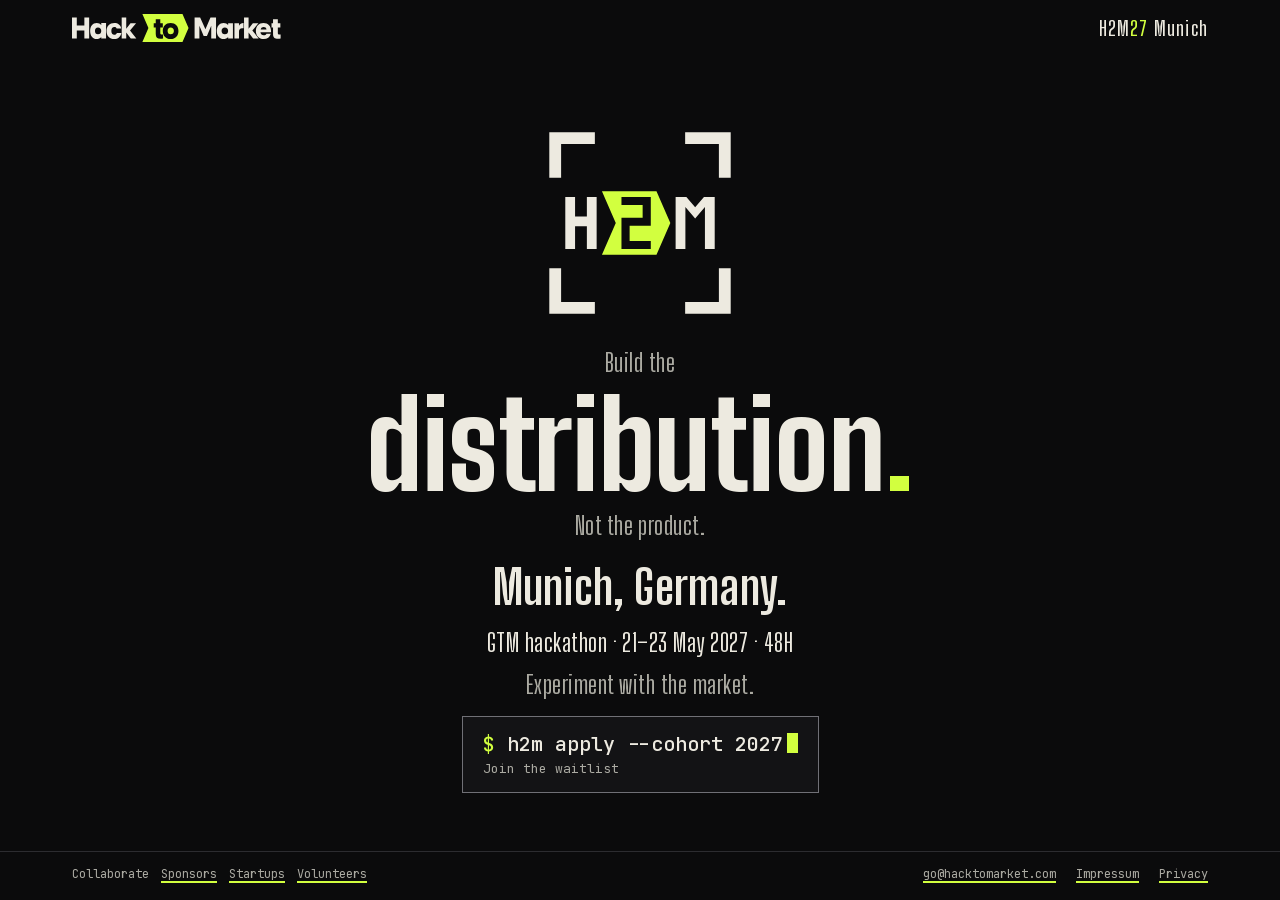
<file: index.html>
<!doctype html>
<html lang="en">
<head>
<meta charset="utf-8">
<meta name="viewport" content="width=device-width, initial-scale=1">
<title>H2M27 Munich · Hack to Market · 21–23 May 2027</title>
<meta name="description" content="H2M27 Munich, a go-to-market hackathon. 21–23 May 2027, 48H, Munich, Germany. Experiment with the market: technical teams run real, measurable go-to-market experiments for early-stage startups. Join the waitlist.">
<link rel="canonical" href="https://hacktomarket.com/">
<meta property="og:type" content="website">
<meta property="og:site_name" content="Hack to Market">
<meta property="og:title" content="H2M27 Munich: build the distribution, not the product">
<meta property="og:description" content="Go-to-market hackathon · Munich, Germany · 21–23 May 2027 · 48H. Experiment with the market. Join the waitlist.">
<meta property="og:url" content="https://hacktomarket.com/">
<meta property="og:image" content="https://hacktomarket.com/og.png">
<meta property="og:image:width" content="1200">
<meta property="og:image:height" content="630">
<meta property="og:image:alt" content="H2M27 Munich. Build the distribution. Not the product. 21–23 May 2027, Munich, Germany.">
<meta name="twitter:card" content="summary_large_image">
<meta name="theme-color" content="#0B0B0C">
<link rel="icon" href="favicon.svg" type="image/svg+xml">
<link rel="stylesheet" href="site.css">
<noscript><style>dialog.sheet { display: block; position: static; margin: 1.5rem auto; }</style></noscript>
</head>
<body class="dark s-foco">
<a class="skip" href="#main">Skip to content</a>

<header>
  <div class="wrap">
    <div class="topbar">
      <a class="brand" href="./" aria-label="Hack to Market, home">
        <svg class="brand-logo" viewBox="40 40 827 111" role="img" aria-label="Hack to Market"><g transform="translate(-203 -405)">
  <g>
    <path d="M522.0 445.0H681.0L705.0 500.5L681.0 556.0H522.0L546.0 500.5Z" fill="#D2FF3F"/>
    <g fill="#0B0B0C"><path d="M520 466H538V482H548V499H538V520C538 525 540 526 545 526H549V542C546 543 542 543 539 543C526 543 520 537 520 524V499H512V482H520Z" transform="translate(55 0)"/><path d="M579 481C598 481 610 494 610 512C610 531 598 544 579 544C560 544 548 531 548 512C548 494 560 481 579 481ZM579 499C571 499 567 504 567 512C567 520 571 525 579 525C587 525 592 520 592 512C592 504 587 499 579 499Z" transform="translate(55 0)"/></g>
  </g>
  <g fill="#EDEAE0"><path d="M243 459H262V491H292V459H311V542H292V510H262V542H243Z"/><path d="M359 481H378V542H359V536C354 542 348 544 341 544C325 544 315 531 315 512C315 494 325 481 341 481C349 481 355 484 359 489ZM346 499C338 499 334 504 334 512C334 520 338 525 346 525C354 525 359 520 359 512C359 504 354 499 346 499Z"/><path d="M438 502H420C418 499 415 497 411 497C403 497 399 503 399 512C399 521 403 527 411 527C416 527 419 524 421 520H439C436 535 425 544 411 544C391 544 380 531 380 512C380 494 392 481 411 481C425 481 436 489 438 502Z"/><path d="M440 459H458V503L475 482H497L473 510L498 542H476L458 518V542H440Z"/></g>
  <g fill="#EDEAE0"><path d="M635 459H657L678 505L698 459H720V542H701V492L684 532H671L654 492V542H635Z" transform="translate(94 0)"/><path d="M768 482H787V542H768V536C763 542 757 544 750 544C734 544 723 531 723 512C723 494 734 481 750 481C758 481 764 484 768 489ZM755 499C747 499 742 504 742 512C742 520 747 525 755 525C763 525 768 520 768 512C768 504 763 499 755 499Z" transform="translate(94 0)"/><path d="M793 482H811V492C815 484 820 481 829 481V501H823C815 501 811 506 811 515V542H793Z" transform="translate(94 0)"/><path d="M831 459H849V503L866 482H888L864 510L889 542H867L849 518V542H831Z" transform="translate(94 0)"/><path d="M938 517H896C897 525 902 529 909 529C914 529 918 527 920 523H937C934 537 923 544 909 544C890 544 878 531 878 512C878 494 890 481 908 481C927 481 938 494 938 512ZM897 506H920C919 500 915 497 909 497C903 497 899 500 897 506Z" transform="translate(94 0)"/><path d="M946 466H965V482H975V499H965V520C965 525 967 526 972 526H976V542C973 543 969 543 966 543C952 543 946 537 946 524V499H940V482H946Z" transform="translate(94 0)"/></g>
</g></svg>
      </a>
      <p class="mono edition">H2M<span class="n">27</span> Munich</p>
    </div>
  </div>
</header>

<main id="main" class="wrap stage">
  <svg class="emblem" viewBox="0 0 512 512" role="img" aria-label="H2M">
<g id="emblem">
  <path id="corners" d="M41.0 41.0H149.0V69.0H69.0V149.0H41.0ZM41.0 471.0H149.0V443.0H69.0V363.0H41.0ZM471.0 41.0H363.0V69.0H443.0V149.0H471.0ZM471.0 471.0H363.0V443.0H443.0V363.0H471.0Z" fill="#EDEAE0"/>
  <g id="mark" transform="translate(256.0 256.0) scale(0.965) translate(-256.0 -256.0)">
  <g id="letters" fill="#EDEAE0">
    <path id="h" transform="translate(72.5 192.0)" d="M0 0H24V48H53V0H77V128H53V72H24V128H0Z"/>
    <path id="m" transform="translate(343.5 192.0)" d="M0 128V0H26.4L48.0 25.2L69.6 0H96V128H72V24.8L48.0 52.8L24 24.8V128Z"/>
  </g>
  <g id="selected">
    <path id="cell" d="M162.5 178.0H296.5L330.5 256.0L296.5 334.0H162.5L196.5 256.0Z" fill="#D2FF3F"/>
    
    <path id="two" transform="translate(210.5 192.0)" d="M0 0H72V71H20V108H72V128H0V51H52V20H0Z" fill="#0B0B0C"/>
  </g>
  
  </g>
</g>
  </svg>
  <h1><span class="pre">Build the</span> <span class="key">distribution<span class="dot">.</span></span> <em class="post">Not the product.</em></h1>
  <p class="loc-line">Munich, Germany.</p>
  <p class="facts">GTM hackathon &middot; 21&ndash;23 May 2027 &middot; 48H</p>
  <p class="sub">Experiment with the market.</p>
  <div class="cta">
    <button class="prompt" id="open-join" type="button" aria-haspopup="dialog" aria-label="h2m apply --cohort 2027, join the waitlist" hidden>
      <span><span class="ps" aria-hidden="true">$</span> h2m apply --cohort 2027<span class="cursor" aria-hidden="true"></span></span>
      <span class="note">Join the waitlist</span>
    </button>
  </div>
</main>

<dialog class="sheet" id="join" aria-labelledby="join-title">
  <div class="panel">
    <h2 class="sr-only" id="join-title">Join the waitlist</h2>
    <p class="panel-head mono" aria-hidden="true"><span class="ps">$</span> h2m apply --cohort 2027</p>
    <button class="close" type="button" aria-label="Close"></button>
    <div class="panel-body">
      <p class="panel-note">H2M27 Munich is cohort 27 of Hack to Market. Applications open in spring 2027; seats by application, selected by a curated panel. The waitlist hears first.</p>
      <a class="btn" id="join-mail" href="mailto:go@hacktomarket.com?subject=H2M27%20Munich%20%E2%80%93%20Waitlist&body=Hi%2C%0A%0APlease%20add%20me%20to%20the%20H2M27%20Munich%20waitlist.%20I%20agree%20that%20Hack%20to%20Market%20keeps%20my%20email%20address%20to%20send%20me%20updates%20about%20the%20event%2C%20and%20that%20I%20can%20withdraw%20at%20any%20time.%0A%0AI%27m%20interested%20as%20%28builder%2C%20startup%2C%20sponsor%20or%20partner%2C%20helping%20organize%29%3A%20%0A">Join the waitlist by email</a>
      <p class="mail-note">The button opens a message to go@hacktomarket.com. By sending it you agree that Hack to Market keeps your email address and message to send you updates about the event. You can withdraw at any time. Details in the <a href="privacy.html">privacy notice</a>.</p>
    </div>
  </div>
</dialog>

<footer class="footer">
  <div class="wrap">
    <p class="collab">Collaborate<a href="mailto:go@hacktomarket.com?subject=Hack%20to%20Market%20%E2%80%93%20Sponsor">Sponsors</a><a href="mailto:go@hacktomarket.com?subject=Hack%20to%20Market%20%E2%80%93%20Startup">Startups</a><a href="mailto:go@hacktomarket.com?subject=Hack%20to%20Market%20%E2%80%93%20Volunteer">Volunteers</a></p>
    <ul>
      <li><a href="mailto:go@hacktomarket.com">go@hacktomarket.com</a></li>
      <li><a href="impressum.html">Impressum</a></li>
      <li><a href="privacy.html">Privacy</a></li>
    </ul>
  </div>
</footer>

<script>
/* The waitlist opens from the prompt. Without JavaScript the dialog is simply shown on the page. */
(function () {
  var dlg = document.getElementById('join');
  var open = document.getElementById('open-join');
  if (!dlg || !open || typeof dlg.showModal !== 'function') return;
  open.hidden = false;
  open.addEventListener('click', function () {
    dlg.showModal();
    var first = dlg.querySelector('#email, #join-mail');
    if (first) first.focus();
  });
  dlg.querySelector('.close').addEventListener('click', function () { dlg.close(); });
  dlg.addEventListener('click', function (e) { if (e.target === dlg) dlg.close(); });
  dlg.addEventListener('close', function () { open.focus(); });
})();
</script>
</body>
</html>
</file>
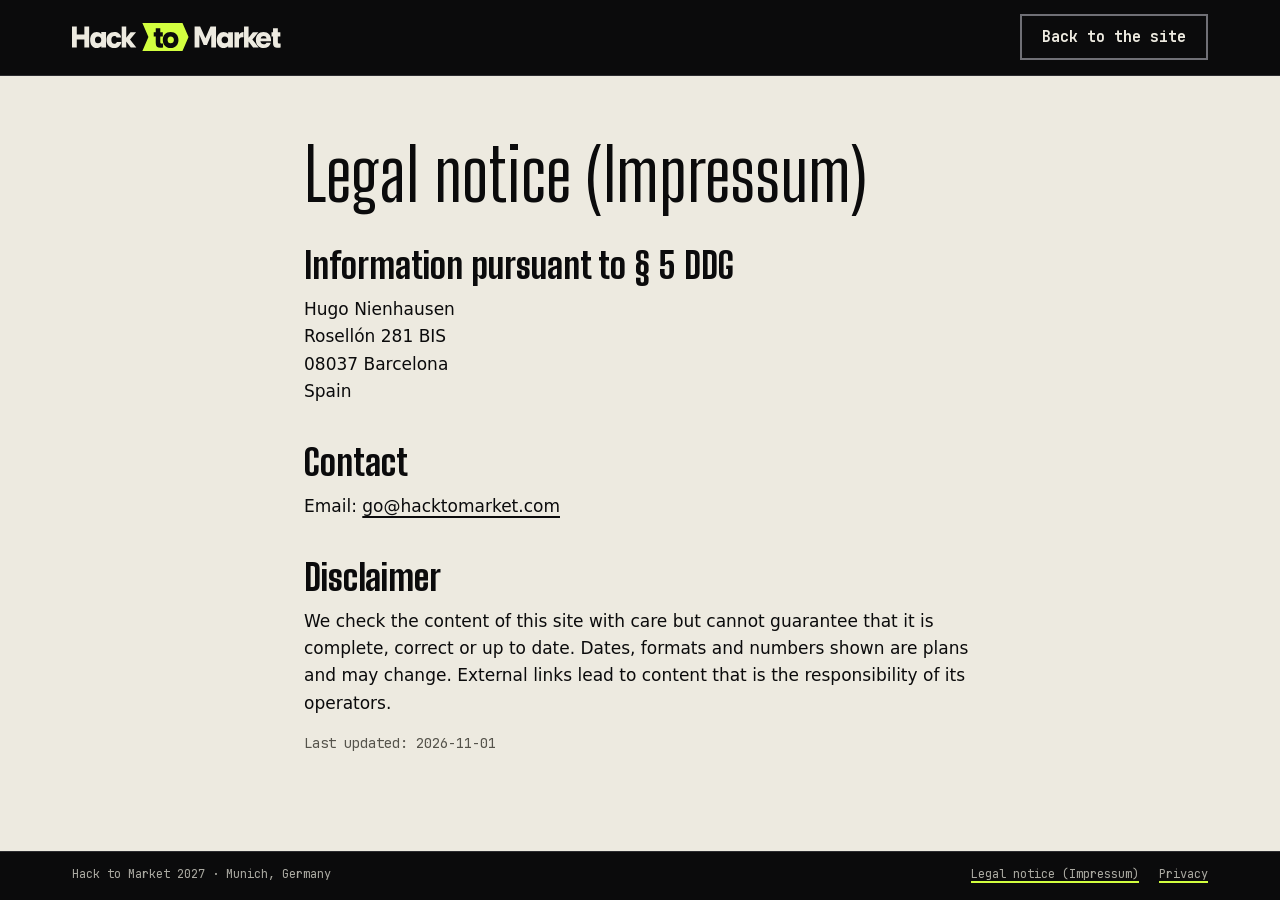
<file: impressum.html>
<!doctype html>
<html lang="en">
<head>
<meta charset="utf-8">
<meta name="viewport" content="width=device-width, initial-scale=1">
<title>Legal notice (Impressum) · Hack to Market</title>
<meta name="description" content="Legal notice (Impressum) for hacktomarket.com.">
<link rel="canonical" href="https://hacktomarket.com/impressum.html">
<meta name="theme-color" content="#0B0B0C">
<link rel="icon" href="favicon.svg" type="image/svg+xml">
<link rel="stylesheet" href="site.css">
</head>
<body>
<!-- DRAFT: details filled 2026-11-01; still to be reviewed by Legal (LEG-1). No second contact channel (phone or form) yet. -->
<header class="legal-top dark">
  <div class="wrap">
    <div class="topbar">
      <a class="brand" href="index.html" aria-label="Hack to Market, home">
        <svg class="brand-logo" viewBox="40 40 827 111" role="img" aria-label="Hack to Market"><g transform="translate(-203 -405)">
  <g>
    <path d="M522.0 445.0H681.0L705.0 500.5L681.0 556.0H522.0L546.0 500.5Z" fill="#D2FF3F"/>
    <g fill="#0B0B0C"><path d="M520 466H538V482H548V499H538V520C538 525 540 526 545 526H549V542C546 543 542 543 539 543C526 543 520 537 520 524V499H512V482H520Z" transform="translate(55 0)"/><path d="M579 481C598 481 610 494 610 512C610 531 598 544 579 544C560 544 548 531 548 512C548 494 560 481 579 481ZM579 499C571 499 567 504 567 512C567 520 571 525 579 525C587 525 592 520 592 512C592 504 587 499 579 499Z" transform="translate(55 0)"/></g>
  </g>
  <g fill="#EDEAE0"><path d="M243 459H262V491H292V459H311V542H292V510H262V542H243Z"/><path d="M359 481H378V542H359V536C354 542 348 544 341 544C325 544 315 531 315 512C315 494 325 481 341 481C349 481 355 484 359 489ZM346 499C338 499 334 504 334 512C334 520 338 525 346 525C354 525 359 520 359 512C359 504 354 499 346 499Z"/><path d="M438 502H420C418 499 415 497 411 497C403 497 399 503 399 512C399 521 403 527 411 527C416 527 419 524 421 520H439C436 535 425 544 411 544C391 544 380 531 380 512C380 494 392 481 411 481C425 481 436 489 438 502Z"/><path d="M440 459H458V503L475 482H497L473 510L498 542H476L458 518V542H440Z"/></g>
  <g fill="#EDEAE0"><path d="M635 459H657L678 505L698 459H720V542H701V492L684 532H671L654 492V542H635Z" transform="translate(94 0)"/><path d="M768 482H787V542H768V536C763 542 757 544 750 544C734 544 723 531 723 512C723 494 734 481 750 481C758 481 764 484 768 489ZM755 499C747 499 742 504 742 512C742 520 747 525 755 525C763 525 768 520 768 512C768 504 763 499 755 499Z" transform="translate(94 0)"/><path d="M793 482H811V492C815 484 820 481 829 481V501H823C815 501 811 506 811 515V542H793Z" transform="translate(94 0)"/><path d="M831 459H849V503L866 482H888L864 510L889 542H867L849 518V542H831Z" transform="translate(94 0)"/><path d="M938 517H896C897 525 902 529 909 529C914 529 918 527 920 523H937C934 537 923 544 909 544C890 544 878 531 878 512C878 494 890 481 908 481C927 481 938 494 938 512ZM897 506H920C919 500 915 497 909 497C903 497 899 500 897 506Z" transform="translate(94 0)"/><path d="M946 466H965V482H975V499H965V520C965 525 967 526 972 526H976V542C973 543 969 543 966 543C952 543 946 537 946 524V499H940V482H946Z" transform="translate(94 0)"/></g>
</g></svg>
      </a>
      <a class="btn btn-ghost" href="index.html">Back to the site</a>
    </div>
  </div>
</header>

<main class="wrap legal">
  <h1>Legal notice (Impressum)</h1>

  <h2>Information pursuant to &sect; 5 DDG</h2>
  <address>
    Hugo Nienhausen<br>
    Rosellón 281 BIS<br>
    08037 Barcelona<br>
    Spain
  </address>

  <h2>Contact</h2>
  <p>Email: <a href="mailto:go@hacktomarket.com">go@hacktomarket.com</a></p>

  <h2>Disclaimer</h2>
  <p>We check the content of this site with care but cannot guarantee that it is complete, correct or up to date. Dates, formats and numbers shown are plans and may change. External links lead to content that is the responsibility of its operators.</p>

  <p class="meta">Last updated: 2026-11-01</p>
</main>

<footer class="footer">
  <div class="wrap">
    <p>Hack to Market 2027 &middot; Munich, Germany</p>
    <ul>
      <li><a href="impressum.html">Legal notice (Impressum)</a></li>
      <li><a href="privacy.html">Privacy</a></li>
    </ul>
  </div>
</footer>
</body>
</html>
</file>
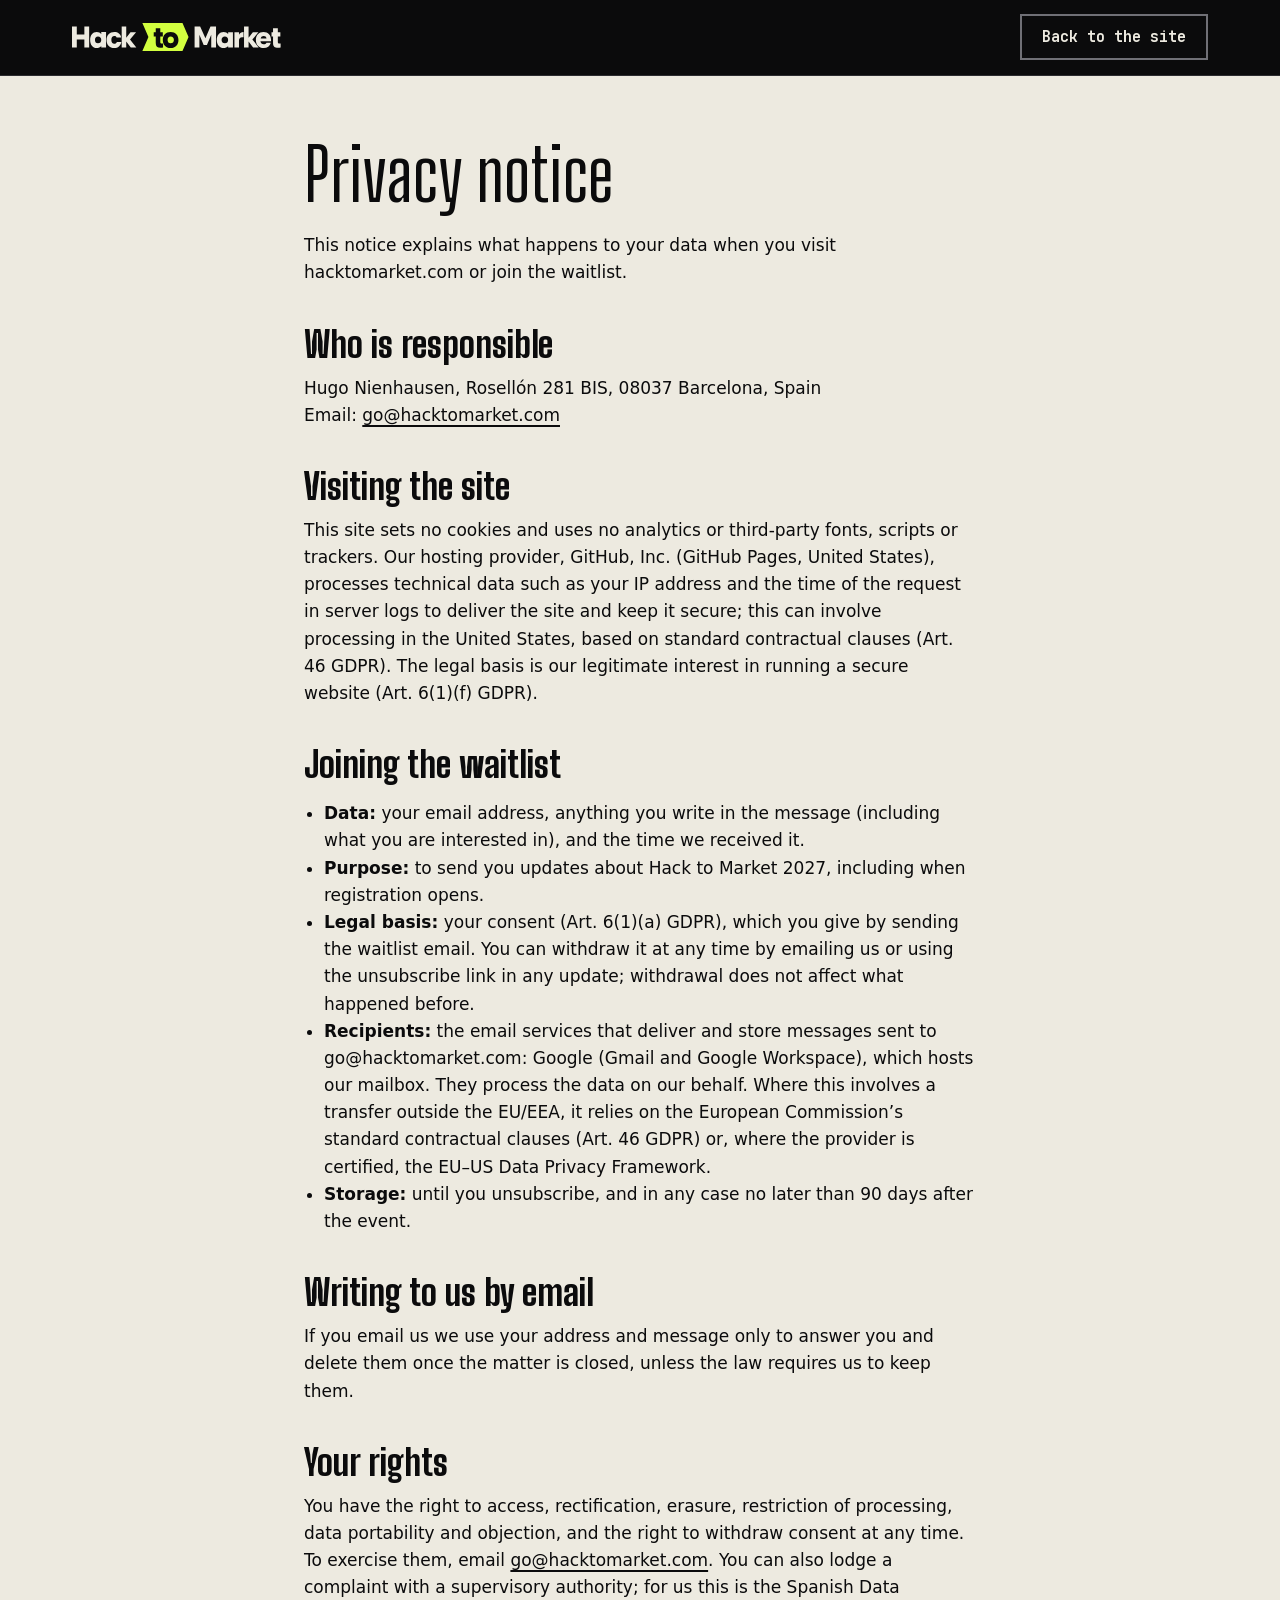
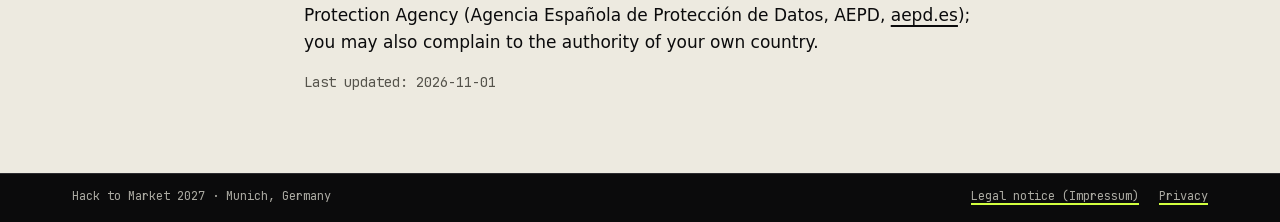
<file: privacy.html>
<!doctype html>
<html lang="en">
<head>
<meta charset="utf-8">
<meta name="viewport" content="width=device-width, initial-scale=1">
<title>Privacy notice · Hack to Market</title>
<meta name="description" content="How hacktomarket.com handles your data.">
<link rel="canonical" href="https://hacktomarket.com/privacy.html">
<meta name="theme-color" content="#0B0B0C">
<link rel="icon" href="favicon.svg" type="image/svg+xml">
<link rel="stylesheet" href="site.css">
</head>
<body>
<!-- DRAFT: details filled 2026-11-01; still to be reviewed by Legal (LEG-1, LEG-2). -->
<header class="legal-top dark">
  <div class="wrap">
    <div class="topbar">
      <a class="brand" href="index.html" aria-label="Hack to Market, home">
        <svg class="brand-logo" viewBox="40 40 827 111" role="img" aria-label="Hack to Market"><g transform="translate(-203 -405)">
  <g>
    <path d="M522.0 445.0H681.0L705.0 500.5L681.0 556.0H522.0L546.0 500.5Z" fill="#D2FF3F"/>
    <g fill="#0B0B0C"><path d="M520 466H538V482H548V499H538V520C538 525 540 526 545 526H549V542C546 543 542 543 539 543C526 543 520 537 520 524V499H512V482H520Z" transform="translate(55 0)"/><path d="M579 481C598 481 610 494 610 512C610 531 598 544 579 544C560 544 548 531 548 512C548 494 560 481 579 481ZM579 499C571 499 567 504 567 512C567 520 571 525 579 525C587 525 592 520 592 512C592 504 587 499 579 499Z" transform="translate(55 0)"/></g>
  </g>
  <g fill="#EDEAE0"><path d="M243 459H262V491H292V459H311V542H292V510H262V542H243Z"/><path d="M359 481H378V542H359V536C354 542 348 544 341 544C325 544 315 531 315 512C315 494 325 481 341 481C349 481 355 484 359 489ZM346 499C338 499 334 504 334 512C334 520 338 525 346 525C354 525 359 520 359 512C359 504 354 499 346 499Z"/><path d="M438 502H420C418 499 415 497 411 497C403 497 399 503 399 512C399 521 403 527 411 527C416 527 419 524 421 520H439C436 535 425 544 411 544C391 544 380 531 380 512C380 494 392 481 411 481C425 481 436 489 438 502Z"/><path d="M440 459H458V503L475 482H497L473 510L498 542H476L458 518V542H440Z"/></g>
  <g fill="#EDEAE0"><path d="M635 459H657L678 505L698 459H720V542H701V492L684 532H671L654 492V542H635Z" transform="translate(94 0)"/><path d="M768 482H787V542H768V536C763 542 757 544 750 544C734 544 723 531 723 512C723 494 734 481 750 481C758 481 764 484 768 489ZM755 499C747 499 742 504 742 512C742 520 747 525 755 525C763 525 768 520 768 512C768 504 763 499 755 499Z" transform="translate(94 0)"/><path d="M793 482H811V492C815 484 820 481 829 481V501H823C815 501 811 506 811 515V542H793Z" transform="translate(94 0)"/><path d="M831 459H849V503L866 482H888L864 510L889 542H867L849 518V542H831Z" transform="translate(94 0)"/><path d="M938 517H896C897 525 902 529 909 529C914 529 918 527 920 523H937C934 537 923 544 909 544C890 544 878 531 878 512C878 494 890 481 908 481C927 481 938 494 938 512ZM897 506H920C919 500 915 497 909 497C903 497 899 500 897 506Z" transform="translate(94 0)"/><path d="M946 466H965V482H975V499H965V520C965 525 967 526 972 526H976V542C973 543 969 543 966 543C952 543 946 537 946 524V499H940V482H946Z" transform="translate(94 0)"/></g>
</g></svg>
      </a>
      <a class="btn btn-ghost" href="index.html">Back to the site</a>
    </div>
  </div>
</header>

<main class="wrap legal">
  <h1>Privacy notice</h1>
  <p>This notice explains what happens to your data when you visit hacktomarket.com or join the waitlist.</p>

  <h2>Who is responsible</h2>
  <address>
    Hugo Nienhausen, Rosellón 281 BIS, 08037 Barcelona, Spain<br>
    Email: <a href="mailto:go@hacktomarket.com">go@hacktomarket.com</a>
  </address>

  <h2>Visiting the site</h2>
  <p>This site sets no cookies and uses no analytics or third-party fonts, scripts or trackers. Our hosting provider, GitHub, Inc. (GitHub Pages, United States), processes technical data such as your IP address and the time of the request in server logs to deliver the site and keep it secure; this can involve processing in the United States, based on standard contractual clauses (Art. 46 GDPR). The legal basis is our legitimate interest in running a secure website (Art. 6(1)(f) GDPR).</p>

  <h2>Joining the waitlist</h2>
  <ul>
    <li><strong>Data:</strong> your email address, anything you write in the message (including what you are interested in), and the time we received it.</li>
    <li><strong>Purpose:</strong> to send you updates about Hack to Market 2027, including when registration opens.</li>
    <li><strong>Legal basis:</strong> your consent (Art. 6(1)(a) GDPR), which you give by sending the waitlist email. You can withdraw it at any time by emailing us or using the unsubscribe link in any update; withdrawal does not affect what happened before.</li>
    <li><strong>Recipients:</strong> the email services that deliver and store messages sent to go@hacktomarket.com: Google (Gmail and Google Workspace), which hosts our mailbox. They process the data on our behalf. Where this involves a transfer outside the EU/EEA, it relies on the European Commission&rsquo;s standard contractual clauses (Art. 46 GDPR) or, where the provider is certified, the EU&ndash;US Data Privacy Framework.</li>
    <li><strong>Storage:</strong> until you unsubscribe, and in any case no later than 90 days after the event.</li>
  </ul>

  <h2>Writing to us by email</h2>
  <p>If you email us we use your address and message only to answer you and delete them once the matter is closed, unless the law requires us to keep them.</p>

  <h2>Your rights</h2>
  <p>You have the right to access, rectification, erasure, restriction of processing, data portability and objection, and the right to withdraw consent at any time. To exercise them, email <a href="mailto:go@hacktomarket.com">go@hacktomarket.com</a>. You can also lodge a complaint with a supervisory authority; for us this is the Spanish Data Protection Agency (Agencia Espa&ntilde;ola de Protecci&oacute;n de Datos, AEPD, <a href="https://www.aepd.es">aepd.es</a>); you may also complain to the authority of your own country.</p>

  <p class="meta">Last updated: 2026-11-01</p>
</main>

<footer class="footer">
  <div class="wrap">
    <p>Hack to Market 2027 &middot; Munich, Germany</p>
    <ul>
      <li><a href="impressum.html">Legal notice (Impressum)</a></li>
      <li><a href="privacy.html">Privacy</a></li>
    </ul>
  </div>
</footer>
</body>
</html>
</file>
<file: site.css>
/* Hack to Market · landing v3: one screen, four entrance styles (foco, chevron, clasificado, cuenta).
   Ink #0B0B0C, bone #EDEAE0, one accent: acid lime #D2FF3F (a fill or a marker, never text on a light surface).
   Brand device: the lime chevron cell on the 2 / "to". Corner marks (visor) come from the thick "02 Grueso" emblem.
   No third-party requests: fonts are self-hosted (site/fonts/*.woff2, SIL OFL) or from the system stack.
   Earlier versions: site-src/landing-v2-una-pantalla/ and site-src/landing-v1-larga/. */

@font-face {
  font-family: "Big Shoulders Display";
  font-style: normal; font-weight: 100 900; font-display: swap;
  src: url("fonts/BigShouldersDisplay-var.woff2") format("woff2");
}
/* local() first for the mono faces: skips the download when JetBrains Mono is installed. */
@font-face {
  font-family: "JetBrains Mono";
  font-style: normal; font-weight: 400; font-display: swap;
  src: local("JetBrains Mono Regular"), local("JetBrainsMono-Regular"), url("fonts/JetBrainsMono-var.woff2") format("woff2");
}
@font-face {
  font-family: "JetBrains Mono";
  font-style: normal; font-weight: 500; font-display: swap;
  src: local("JetBrains Mono Medium"), local("JetBrainsMono-Medium"), url("fonts/JetBrainsMono-var.woff2") format("woff2");
}
@font-face {
  font-family: "JetBrains Mono";
  font-style: normal; font-weight: 700; font-display: swap;
  src: local("JetBrains Mono Bold"), local("JetBrainsMono-Bold"), url("fonts/JetBrainsMono-var.woff2") format("woff2");
}

:root {
  --ink: #0B0B0C;
  --ink-2: #131315;
  --bone: #EDEAE0;
  --lime: #D2FF3F;
  --display: "Big Shoulders Display", "DIN Condensed", Bahnschrift, "Avenir Next Condensed", "Arial Narrow", "Roboto Condensed", "Helvetica Neue", sans-serif;
  --mono: "JetBrains Mono", ui-monospace, "SF Mono", SFMono-Regular, Menlo, Consolas, "Liberation Mono", monospace;
  --sans: system-ui, -apple-system, "Segoe UI", Roboto, "Helvetica Neue", Arial, sans-serif;
  --ease: cubic-bezier(.2, .7, .2, 1);
}

/* Surfaces: colours come from these tokens. The landing is .dark; the legal pages read on paper. */
body, .light {
  --bg: var(--bone); --fg: var(--ink); --fg-2: #55534B;
  --hair: #C9C5B4; --edge: #77746A;
  --fill: var(--lime); --on-fill: var(--ink); --ul: var(--ink); --focus: var(--ink);
}
.dark, .footer {
  --bg: var(--ink); --fg: var(--bone); --fg-2: #ABAAA2;
  --hair: #2C2C30; --edge: #707076;
  --fill: var(--lime); --on-fill: var(--ink); --ul: var(--lime); --focus: var(--lime);
}
.light, .dark, .footer { background: var(--bg); color: var(--fg); }

*, *::before, *::after { box-sizing: border-box; }
html { -webkit-text-size-adjust: 100%; }
/* Type roles on the landing: Big Shoulders Display = every message (headline, place, dates, sub), sized in steps and
   told apart by colour only; JetBrains Mono = interface only (button, form, footer). System sans only on the legal pages. */
body {
  margin: 0; min-height: 100vh; min-height: 100dvh;
  display: grid; grid-template-rows: auto 1fr auto;
  font: 400 1rem/1.55 var(--sans);
  background: var(--bg); color: var(--fg);
  -webkit-font-smoothing: antialiased;
}
[hidden] { display: none !important; }
img, svg { max-width: 100%; display: block; }
p { margin: 0; }
:focus-visible { outline: 3px solid var(--focus); outline-offset: 3px; }

body.dark { font-family: var(--mono); }

a { color: inherit; text-decoration-line: underline; text-decoration-color: var(--ul); text-decoration-thickness: 1.5px; text-underline-offset: .22em; }
a:hover { background: var(--fill); color: var(--on-fill); text-decoration-color: currentColor; }

.wrap { width: 100%; max-width: 1200px; margin-inline: auto; padding-inline: clamp(1rem, 4vw, 2rem); }
.mono { font: 500 .8125rem/1.5 var(--mono); }
.dim { color: var(--fg-2); }
.sr-only {
  position: absolute; width: 1px; height: 1px; margin: -1px; padding: 0;
  overflow: hidden; clip: rect(0 0 0 0); white-space: nowrap; border: 0;
}
.skip {
  position: absolute; left: 1rem; top: -4rem; z-index: 30;
  background: var(--lime); color: var(--ink); padding: .75rem 1rem;
  font: 700 .875rem/1 var(--mono); text-decoration: none;
}
.skip:focus { top: 1rem; }

h1, h2, h3 {
  margin: 0; font-family: var(--display); font-weight: 800; font-stretch: 75%;
  line-height: .95; letter-spacing: 0; text-wrap: balance;
}
em { font-family: var(--display); font-style: normal; font-weight: 800; }

/* Buttons */
.btn {
  display: inline-flex; align-items: center; justify-content: center; gap: .5rem;
  min-height: 2.875rem; padding: .65rem 1.25rem;
  background: var(--fill); color: var(--on-fill); border: 2px solid var(--fill);
  font: 700 .9375rem/1.2 var(--mono); text-decoration: none; cursor: pointer;
}
.btn:hover { background: transparent; color: var(--fg); border-color: var(--fill); }
.btn-ghost { background: transparent; color: var(--fg); border-color: var(--edge); }
.btn-ghost:hover { border-color: var(--fill); }

/* Header */
.topbar { display: flex; align-items: center; justify-content: space-between; gap: 1rem; padding-block: .9rem; }
.brand { display: inline-flex; align-items: center; gap: .55rem; color: var(--fg); text-decoration: none; white-space: nowrap; }
.brand:hover { background: none; color: var(--fg); }
.brand-logo { display: block; width: auto; height: 1.75rem; }

/* Footer */
.footer { padding-block: .8rem 1rem; border-top: 1px solid var(--hair); color: var(--fg-2); font: 400 .75rem/1.6 var(--mono); }
.footer .wrap { display: flex; flex-wrap: wrap; justify-content: space-between; gap: .35rem 2rem; }
.footer ul { display: flex; flex-wrap: wrap; gap: .25rem 1.25rem; list-style: none; margin: 0; padding: 0; }
.footer .collab a { margin-left: .75rem; }

/* The one call to action: a terminal prompt that opens the waitlist */
.prompt {
  display: inline-grid; gap: .3rem; justify-items: start; text-align: left;
  padding: .95rem 1.25rem; background: var(--ink-2); color: var(--bone);
  border: 1px solid #707076; cursor: pointer;
  font: 500 clamp(1rem, 2.2vw, 1.25rem)/1.2 var(--mono);
}
.prompt:hover { border-color: var(--lime); }
.prompt .ps { color: var(--lime); }
.prompt .note { color: var(--fg-2); font: 400 .8125rem/1.2 var(--mono); }
.cursor { display: inline-block; width: .55em; height: 1em; margin-left: .2em; vertical-align: -.12em; background: var(--lime); animation: blink 1.1s steps(1) 4; }
@keyframes blink { 50% { opacity: 0; } }

/* Waitlist sheet (a modal dialog; without JavaScript it is simply shown on the page) */
dialog.sheet { padding: 0; border: 0; background: transparent; color: inherit; max-width: none; max-height: 100dvh; overflow: visible; }
dialog.sheet::backdrop { background: rgba(11, 11, 12, .9); }
.panel { color-scheme: dark; position: relative; border: 1px solid var(--edge); background: var(--ink-2); width: min(28rem, calc(100vw - 2rem)); }
.panel-head { padding: .65rem 3rem .65rem 1rem; border-bottom: 1px solid var(--hair); color: var(--fg-2); }
.panel-head .ps { color: var(--lime); }
.close {
  position: absolute; top: .35rem; right: .35rem; width: 2.5rem; height: 2.5rem; padding: 0;
  background: transparent; border: 0; color: var(--bone); cursor: pointer;
}
.close::before, .close::after { content: ""; position: absolute; left: 50%; top: 50%; width: 1.1rem; height: 2px; background: currentColor; transform: translate(-50%, -50%) rotate(45deg); }
.close::after { transform: translate(-50%, -50%) rotate(-45deg); }
.close:hover { color: var(--lime); }
.panel-body { padding: clamp(.9rem, 2.4vh, 1.5rem) clamp(1rem, 3vw, 1.5rem) clamp(1rem, 2.6vh, 1.5rem); }
.panel-note { margin-bottom: clamp(.7rem, 2vh, 1.1rem); font-size: .9375rem; line-height: 1.45; color: var(--fg-2); }
.field { display: flex; flex-direction: column; gap: .35rem; margin-bottom: clamp(.6rem, 1.8vh, 1rem); }
label { font: 500 .8125rem/1.4 var(--mono); }
.opt { font-weight: 400; color: var(--fg-2); }
input[type="email"], select {
  width: 100%; min-height: 2.75rem; padding: .55rem .8rem; border-radius: 0;
  font: 400 .9375rem/1.4 var(--mono); color: var(--bone);
  background: var(--ink); border: 1px solid var(--edge);
}
input[type="email"]::placeholder { color: #8D8D93; }
input:focus, select:focus { border-color: var(--lime); }
.consent { display: flex; gap: .65rem; align-items: flex-start; margin-bottom: clamp(.7rem, 2vh, 1.1rem); font: 400 .78125rem/1.5 var(--mono); color: var(--fg-2); }
.consent input { width: 1.25rem; height: 1.25rem; margin: .1rem 0 0; flex: none; accent-color: var(--lime); }
.panel .btn { width: 100%; }
.status { margin-top: .6rem; font-size: .875rem; line-height: 1.4; color: var(--fg-2); }
.status:empty { margin: 0; }
.success h3 { margin-bottom: .6rem; font-size: 2rem; font-weight: 500; }
.success p { color: var(--fg-2); font-size: .9375rem; }
.mail-note { margin-top: .9rem; font: 400 .78125rem/1.5 var(--mono); color: var(--fg-2); }
.hp { position: absolute; left: -9999px; width: 1px; height: 1px; overflow: hidden; }

/* Style switcher: preview only. Build with --clean to leave it out. */
.devbar {
  position: fixed; z-index: 20; top: .55rem; left: 50%; transform: translateX(-50%);
  display: flex; gap: .25rem; padding: .2rem; background: var(--ink-2); border: 1px solid var(--hair); font: 500 .75rem/1 var(--mono);
}
.devbar a { padding: .4rem .55rem; text-decoration: none; color: var(--fg-2); }
.devbar a[aria-current] { background: var(--lime); color: var(--ink); }
.devbar a:hover { background: var(--ink); color: var(--bone); }
.devbar a[aria-current]:hover { background: var(--lime); color: var(--ink); }

.facts { font: 500 clamp(1rem, 1.9vw, 1.25rem)/1.2 var(--mono); letter-spacing: .02em; color: var(--fg); }
.loc-line { font: 700 clamp(1.9rem, 4.2vw, 3rem)/1 var(--display); font-stretch: 75%; color: var(--fg); }
.edition { color: var(--fg); }
.edition .n { color: var(--lime); }

/* ------------------------------------------------------------------ shared motion */
@keyframes rise { from { opacity: 0; transform: translateY(14px); } }
@keyframes fade { from { opacity: 0; } }
@keyframes lock { from { opacity: 0; transform: scale(1.25); } }
@keyframes go { 0% { transform: translateX(-90px); opacity: 0; } 35% { opacity: 1; } 100% { transform: none; opacity: 1; } }
@keyframes type { from { width: 0; } }

/* ------------------------------------------------------------------ 1 · FOCO: the emblem locks on, the cell arrives, "distribution" lands (about 1.7 s in all) */
.s-foco .stage { display: grid; align-content: center; justify-items: center; text-align: center; gap: clamp(.65rem, 2vh, 1.3rem); padding-block: clamp(.25rem, 1.5vh, 1rem); }
.s-foco .emblem { width: min(58vw, 24vh, 280px); height: auto; overflow: visible; }
.s-foco h1 { display: grid; justify-items: center; gap: .12em; font-size: clamp(3rem, min(15vw, 13.5vh), 8rem); font-weight: 800; line-height: .88; }
.s-foco h1 .key { display: block; letter-spacing: -.005em; }
.s-foco h1 .dot { color: var(--lime); }
/* Everything that is not "distribution." is the same face, in one small step, told apart by colour */
.s-foco h1 .pre, .s-foco h1 .post, .s-foco .facts, .s-foco .sub {
  font: 500 clamp(1.15rem, min(2vw, 2.9vh), 1.55rem)/1.1 var(--display); letter-spacing: .02em; color: var(--fg-2);
}
.s-foco .facts { color: var(--fg); }
.s-foco .loc-line { margin-top: .3rem; font-weight: 700; letter-spacing: .005em; }
.s-foco .sub { margin-top: -.2rem; }
.s-foco .edition { font: 600 1.25rem/1 var(--display); letter-spacing: .06em; }
.s-foco #corners { transform-origin: 256px 256px; animation: lock .5s var(--ease) 0s both; }
.s-foco #letters { animation: fade .3s ease .3s both; }
.s-foco #selected { animation: go .55s var(--ease) .5s both; }
.s-foco h1 .pre { animation: rise .45s ease .7s both; }
.s-foco h1 .key { animation: rise .55s var(--ease) .8s both; }
.s-foco h1 .post { animation: rise .45s ease 1s both; }
.s-foco .loc-line { animation: rise .45s ease 1.1s both; }
.s-foco .facts { animation: rise .45s ease 1.2s both; }
.s-foco .sub { animation: rise .45s ease 1.3s both; }
.s-foco .cta { animation: rise .45s ease 1.4s both; }

/* ------------------------------------------------------------------ 2 · CHEVRON: the slogan as a poster, the chevron highlights the key word */
.s-chevron .stage { display: grid; align-content: center; justify-items: start; gap: clamp(1rem, 3.2vh, 2rem); }
.s-chevron h1 { font-size: clamp(2.9rem, 9.4vw, 9.25rem); line-height: .88; letter-spacing: -.005em; }
.s-chevron h1 .hl { position: relative; display: inline-block; padding: 0 .3em 0 .12em; color: var(--ink); isolation: isolate; }
.s-chevron h1 .hl::before {
  content: ""; position: absolute; z-index: -1; inset: .03em 0 .02em 0; background: var(--lime);
  clip-path: polygon(0 0, calc(100% - .3em) 0, 100% 50%, calc(100% - .3em) 100%, 0 100%, .3em 50%);
  animation: wipe 1.1s var(--ease) 1.1s both;
}
@keyframes wipe { from { clip-path: polygon(0 0, 0 0, 0 50%, 0 100%, 0 100%, 0 50%); } }
.s-chevron h1 em { display: block; font-size: 1em; margin-top: .04em; letter-spacing: -.01em; }
.s-chevron .sub { color: var(--fg-2); max-width: 32rem; font-size: clamp(.9375rem, 1.5vw, 1.0625rem); }
.s-chevron h1 .l1 { display: block; animation: rise .8s ease .2s both; }
.s-chevron h1 .l2 { display: block; animation: rise .8s ease .45s both; }
.s-chevron h1 em { animation: rise .9s ease 1.9s both; }
.s-chevron .sub { animation: rise .8s ease 2.4s both; }
.s-chevron .cta { animation: rise .8s ease 2.7s both; }

/* ------------------------------------------------------------------ 3 · CLASIFICADO: a status report that types itself, with the venue redacted */
.s-clasificado .stage { display: grid; align-content: center; justify-items: start; gap: clamp(1rem, 3.4vh, 2rem); }
.s-clasificado h1 { font-size: clamp(2.3rem, 6vw, 5rem); font-weight: 300; line-height: .98; animation: fade .9s ease .1s both; }
.s-clasificado h1 em { font-size: 1.08em; }
.dossier { display: grid; grid-template-columns: 12ch 1fr; gap: .15rem 2ch; margin: 0; font: 400 clamp(.8125rem, 1.6vw, 1rem)/1.8 var(--mono); }
.dossier dt { color: var(--fg-2); animation: fade .1s linear var(--d) both; }
.dossier dd { margin: 0; overflow: hidden; white-space: nowrap; width: calc(var(--n) * 1ch); animation: type .8s steps(var(--n)) var(--d) both; }
.redact { display: inline-block; width: 10ch; height: .95em; margin-bottom: -.1em; background: var(--bone); }
.s-clasificado .cta { animation: fade .8s ease 3.4s both; }

/* ------------------------------------------------------------------ 4 · CUENTA: the 48-hour clock, paused, inside the thick corner marks */
.s-cuenta .stage { display: grid; align-content: center; justify-items: center; text-align: center; gap: clamp(.9rem, 2.8vh, 1.75rem); }
.s-cuenta .frame { --t: clamp(10px, 1.7vw, 22px); --arm: clamp(34px, 7vw, 96px); position: relative; padding: clamp(1.6rem, 5vh, 3.25rem) clamp(1.6rem, 6vw, 5rem); }
.s-cuenta .frame i { position: absolute; width: var(--arm); height: var(--arm); border: 0 solid var(--fg); animation: lock .9s var(--ease) .15s both; }
.s-cuenta .frame .c1 { top: 0; left: 0; border-top-width: var(--t); border-left-width: var(--t); }
.s-cuenta .frame .c2 { top: 0; right: 0; border-top-width: var(--t); border-right-width: var(--t); }
.s-cuenta .frame .c3 { bottom: 0; left: 0; border-bottom-width: var(--t); border-left-width: var(--t); }
.s-cuenta .frame .c4 { bottom: 0; right: 0; border-bottom-width: var(--t); border-right-width: var(--t); }
.s-cuenta .clock { display: flex; justify-content: center; margin: 0; white-space: nowrap; font: 800 clamp(3.4rem, 16.5vw, 12.5rem)/.9 var(--display); font-stretch: 75%; }
.s-cuenta .clock .d { width: .5em; text-align: center; }
.s-cuenta .clock .c { width: .28em; text-align: center; color: var(--lime); }
.s-cuenta .clock-note { color: var(--fg-2); margin-top: .5rem; animation: fade .8s ease 1.9s both; }
.s-cuenta h1 { font-size: clamp(1.7rem, 3.6vw, 2.9rem); font-weight: 300; line-height: 1; animation: rise .8s ease 2.2s both; }
.s-cuenta h1 em { font-size: 1.08em; }
.s-cuenta .cta { animation: rise .8s ease 2.6s both; }

/* ------------------------------------------------------------------ legal pages (impressum.html, privacy.html): long reading on paper */
.legal { padding-block: clamp(2rem, 6vw, 4rem); max-width: 46rem; font-size: 1.0625rem; line-height: 1.6; }
.legal h1 { font-size: clamp(2.75rem, 8vw, 4.5rem); font-weight: 500; margin-bottom: 1.5rem; }
.legal h2 { font-size: clamp(1.75rem, 3.5vw, 2.25rem); line-height: 1; margin: 2.5rem 0 .75rem; }
.legal p, .legal ul { margin-bottom: 1rem; }
.legal ul { padding-left: 1.25rem; }
.legal address { font-style: normal; margin-bottom: 1rem; }
.legal .meta { color: var(--fg-2); font: 400 .875rem/1.5 var(--mono); }
.legal-top { border-bottom: 1px solid var(--hair); }

@media (max-width: 599px) {
  .brand-logo { height: 1.5rem; }
  .devbar { top: 3.7rem; }
  .footer { font-size: .6875rem; padding-block: .6rem .75rem; }
  .footer .collab a { margin-left: .5rem; }
  .dossier { grid-template-columns: 10ch 1fr; }
}
@media (max-width: 599px) and (max-height: 700px) {
  .s-foco .emblem { width: min(52vw, 24vh); }
}
@media (max-height: 700px) and (min-width: 600px) {
  .s-foco .stage { gap: .55rem; }
  .s-foco .emblem { width: min(40vw, 19vh); }
  .s-foco h1 { font-size: clamp(2.6rem, min(15vw, 11.5vh), 6rem); }
  .s-foco .sub { font-size: .8125rem; }
}
@media (max-height: 560px) and (min-width: 600px) {
  .s-foco .emblem { display: none; }
}
@media (prefers-reduced-motion: reduce) {
  *, *::before, *::after { animation: none !important; transition: none !important; }
}
</file>
